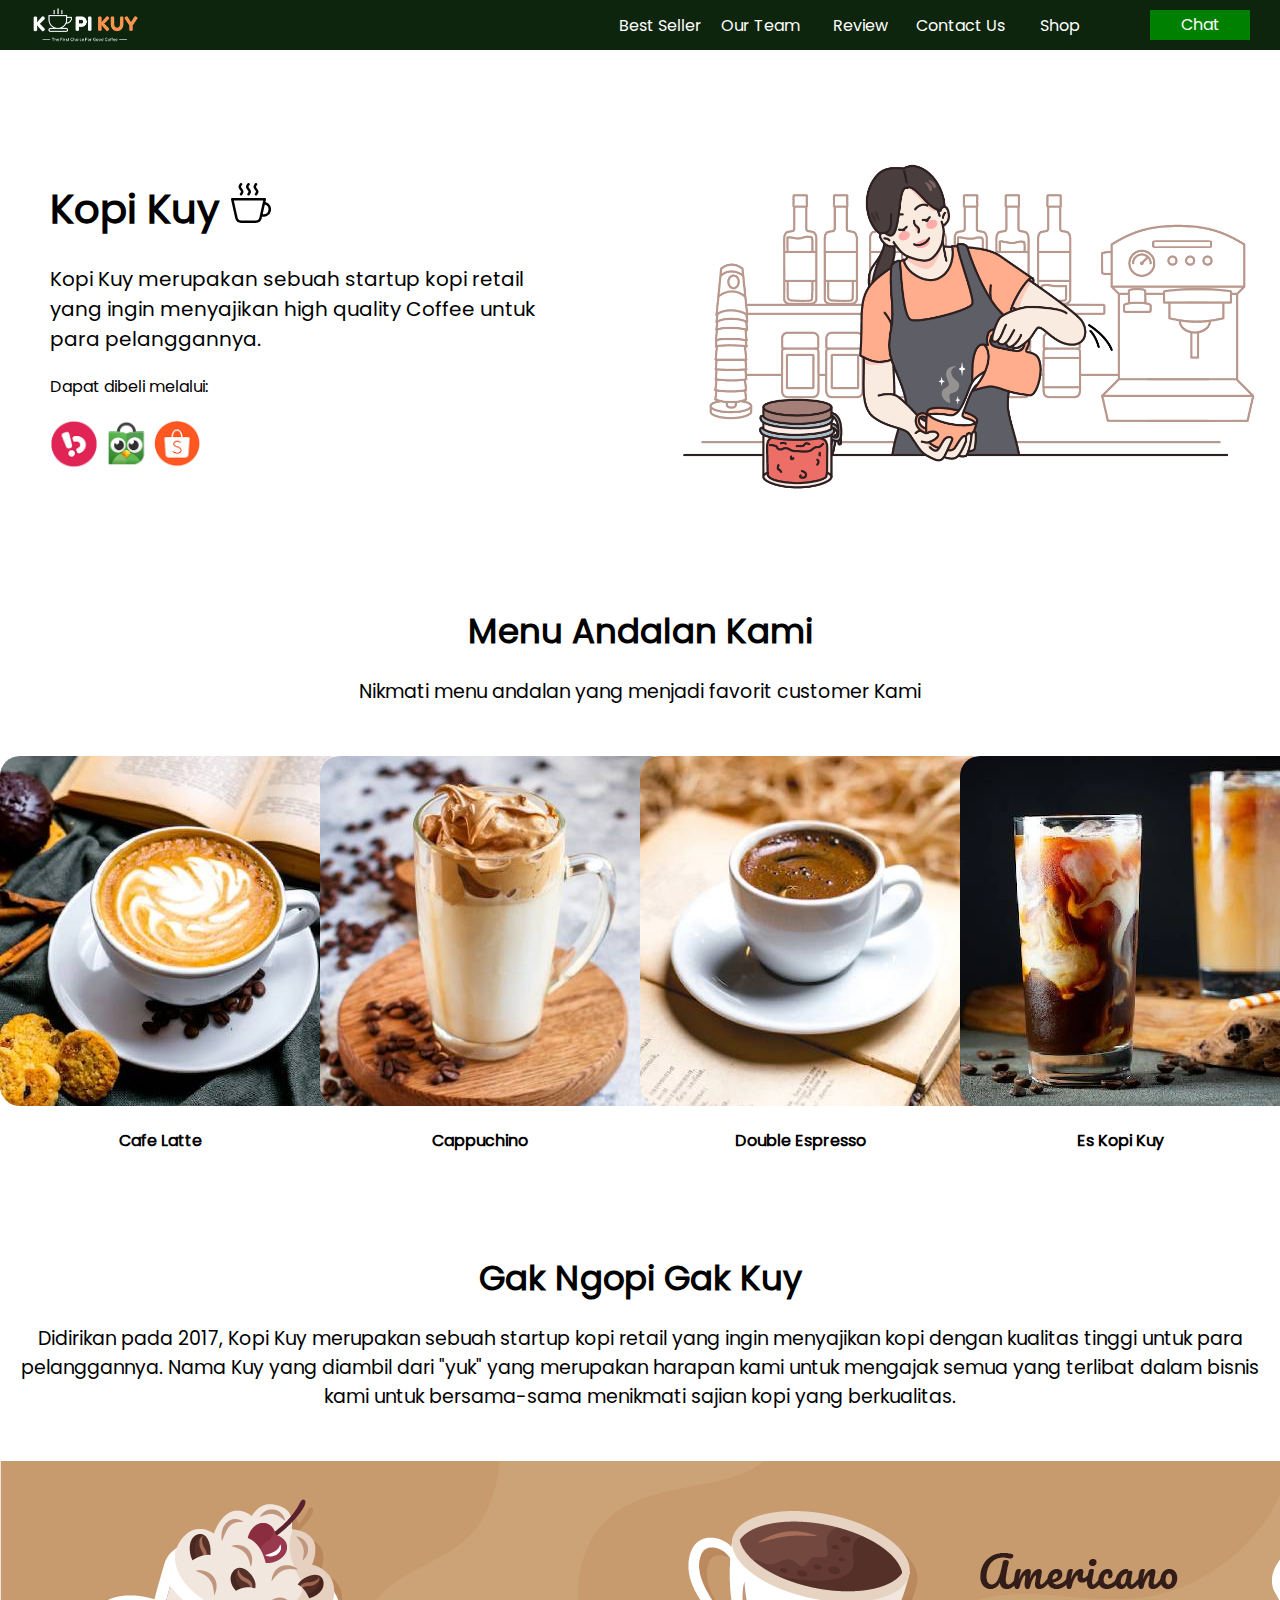
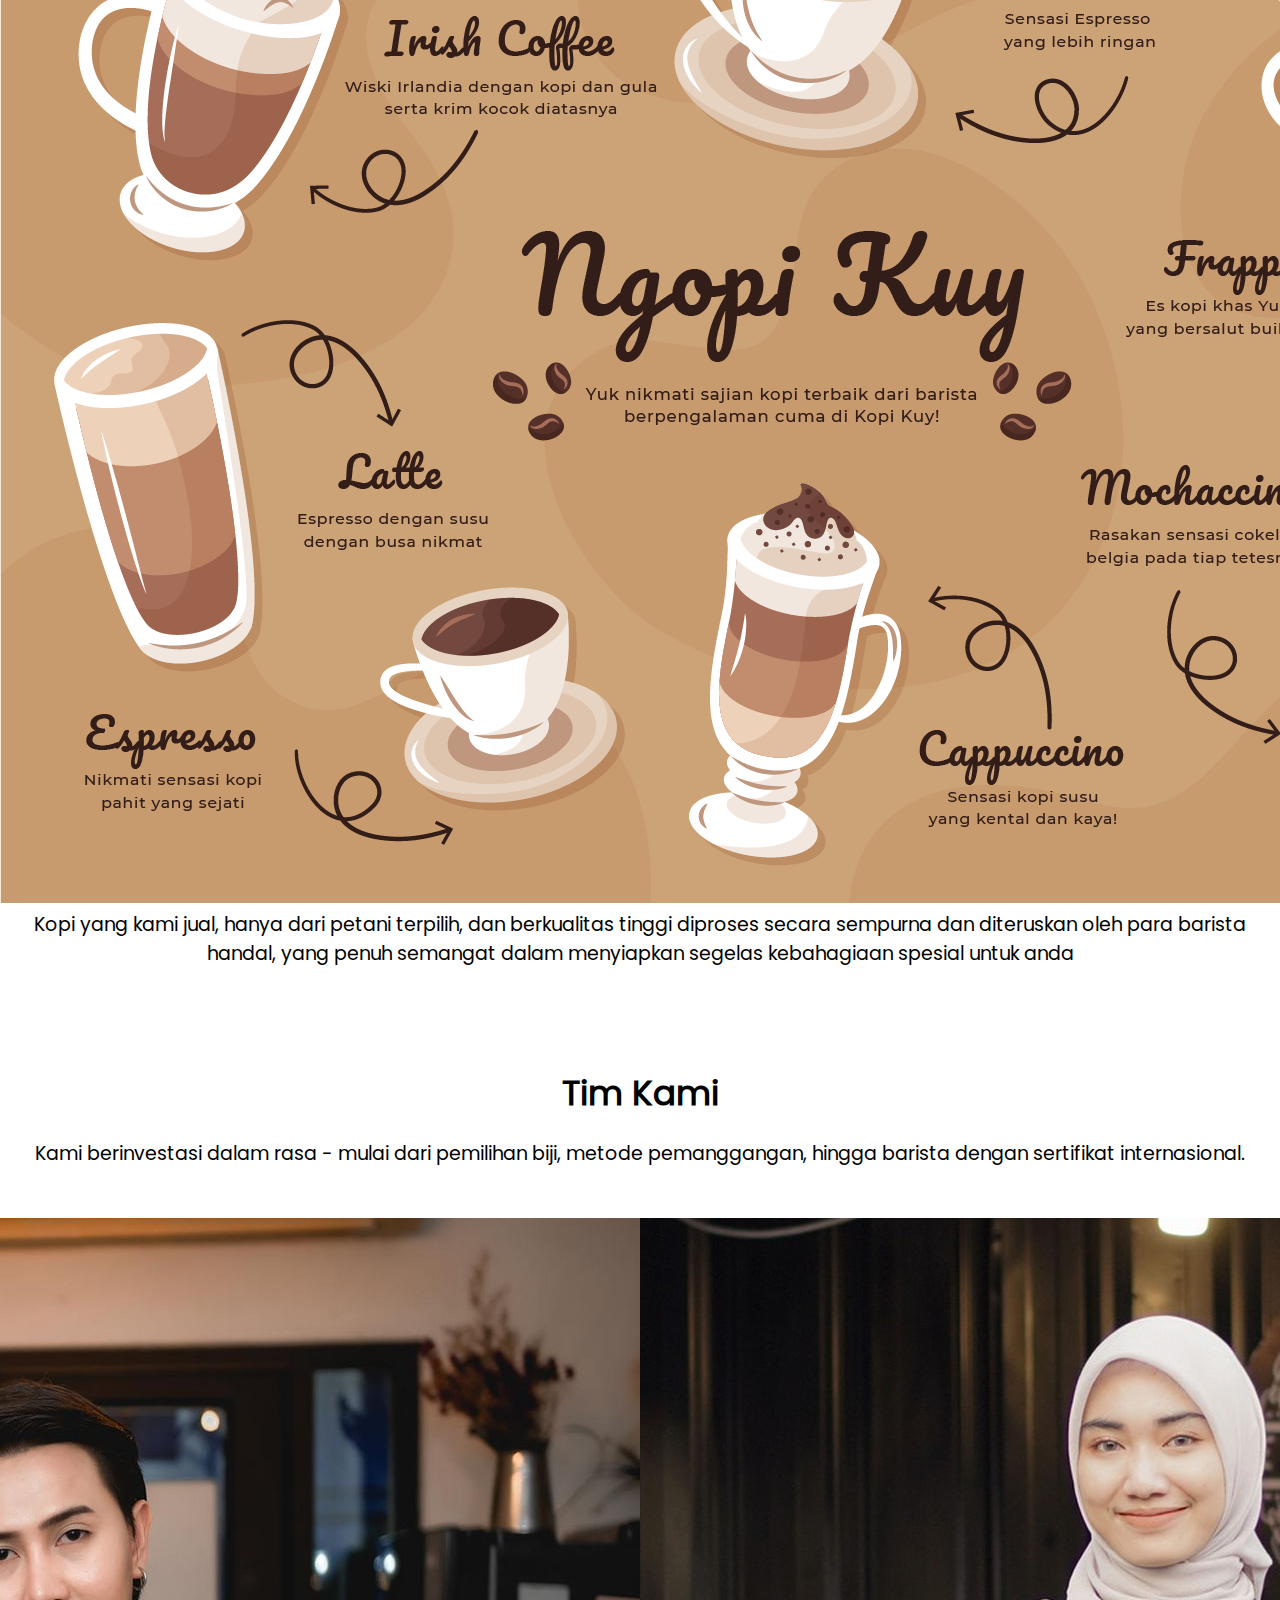
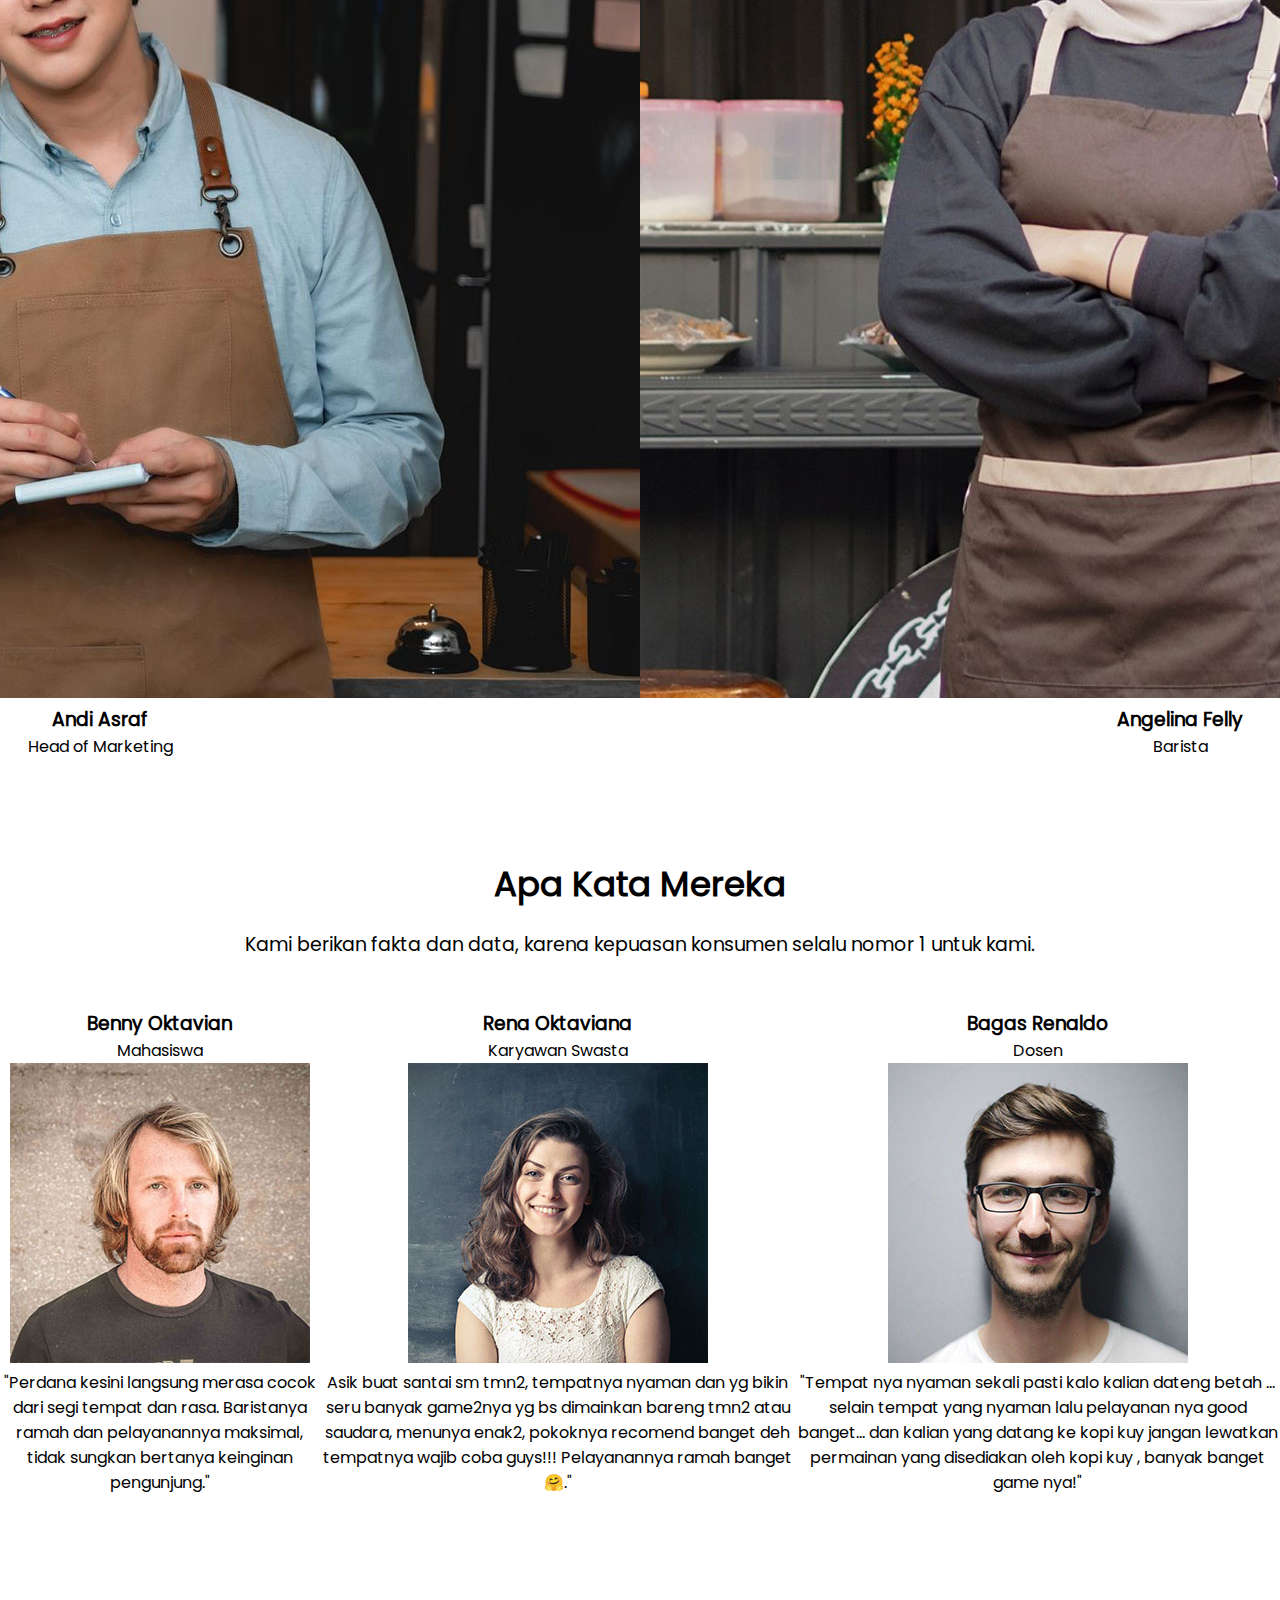
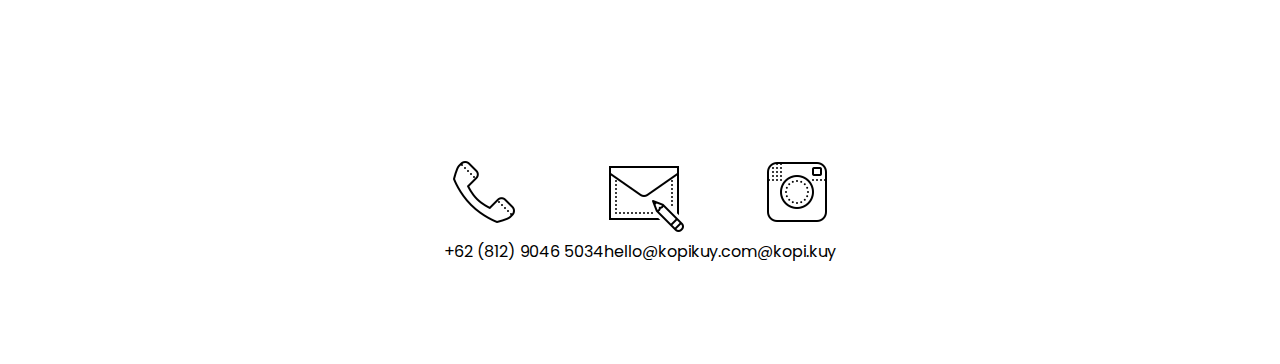
<file: index.html>
<!DOCTYPE html>
<html lang="en">

<head>
    <meta charset="UTF-8">
    <meta http-equiv="X-UA-Compatible" content="IE=edge">
    <meta name="viewport" content="width=device-width, initial-scale=1.0">
    <title>Website Kopi Kuy</title>
    <link rel="stylesheet" href="css/style.css">
</head>

<body>
    <nav>
        <div class="baris">
            <img src="images/logo/logo_kuy.png" alt="logo kopi kuy" class="logo">
            <ul class="navigasi">
                <li>
                    <a href="#best-seller">Best Seller</a>
                </li>
                <li>
                    <a href="#our-team">Our Team</a>
                </li>
                <li>
                    <a href="#review">Review</a>
                </li>
                <li>
                    <a href="#contact-us">Contact Us</a>
                </li>
                <li>
                    <a href="produk.html">Shop</a>
                </li>
            </ul>
            <a role="button" class="chat" href="https://wa.me/6281290465033">Chat</a>
        </div>
    </nav>

    <header>
        <div class="baris">
            <div class="kiri">
                <h1>Kopi Kuy <img src="images/icon/icon_kopi.svg" alt=""></h1>
                <p class="tagline">Kopi Kuy merupakan sebuah startup kopi retail yang ingin menyajikan high quality Coffee untuk para pelanggannya.

                </p>
                <div class="cta">
                    <p>Dapat dibeli melalui:</p>
                    <a href="#">
                        <img src="images/logo/logo_bukalapak.png" alt="">
                    </a>
                    <a href="#">
                        <img src="images/logo/logo_tokopedia.png" alt="">
                    </a>
                    <a href="#">
                        <img src="images/logo/logo_shopee.png" alt="">
                    </a>
                    
                </div>
            </div>
            <img src="images/header/banner1.png" alt="" class="kanan">
        </div>
    </header>
    
    <section id="best-seller" class="best-seller">
        <h2>Menu Andalan Kami</h2>
        <p class="sub">Nikmati menu andalan yang menjadi favorit customer Kami</p>
        <div class="baris">
            <div class="product">
                <img src="images/produk/product_latte.jpg" alt="">
                <p> Cafe Latte</p>
            </div>
            <div class="product">
                <img src="images/produk/product_capuchino.jpg" alt="">
                <p> Cappuchino</p>
            </div>
            <div class="product">
                <img src="images/produk/product_espresso.jpg" alt="">
                <p> Double Espresso</p>
            </div>
            <div class="product">
                <img src="images/produk/product_kopi_susu.jpg" alt="">
                <p> Es Kopi Kuy</p>
            </div>
        </div>
    </section>

    <section id="about-us" class="about-us">
        <h2>Gak Ngopi Gak Kuy</h2>
        <p class="sub">Didirikan pada 2017, Kopi Kuy merupakan sebuah startup kopi retail yang ingin menyajikan kopi dengan kualitas tinggi untuk para pelanggannya. Nama Kuy yang diambil dari "yuk" yang merupakan harapan kami untuk mengajak semua yang terlibat dalam bisnis kami untuk bersama-sama menikmati sajian kopi yang berkualitas.

        </p>
        <img src="images/aset_kopi_jumbo.png" class="img-fluid rounded-top" alt="">
        <p class="penjelasan">Kopi yang kami jual, hanya dari petani terpilih, dan berkualitas tinggi diproses secara sempurna dan diteruskan oleh para barista handal, yang penuh semangat dalam menyiapkan segelas kebahagiaan spesial untuk anda</p>
    </section>


    

    <section id="our-team" class="our-team">
        <h2>Tim Kami</h2>
        <p class="sub">Kami berinvestasi dalam rasa - mulai dari pemilihan biji, metode pemanggangan, hingga barista dengan sertifikat internasional.</p>
        <div class="baris">
            <div class="tim">
                <img src="images/team/team4.jpg" alt="">
                <h3>Riki Steven</h3>
                <p>Founder Kopi Kuy</p>
            </div>
            <div class="tim">
                <img src="images/team/team7.jpg" alt="">
                <h3>Andi Asraf</h3>
                <p>Head of Marketing</p>
            </div>
            <div class="tim">
                <img src="images/team/team5.jpg" alt="">
                <h3>Angelina Felly</h3>
                <p>Barista</p>
            </div>
            <div class="tim">
                <img src="images/team/team2.jpg" alt="">
                <h3>Sarah Chou</h3>
                <p>Barista</p>
            </div>
        </div>
    </section>

    <section id="review" class="review">
        <h2>Apa Kata Mereka</h2>
        <p class="sub">Kami berikan fakta dan data, karena kepuasan konsumen selalu nomor 1 untuk kami.</p>
        <div class="baris">
            <div class="terstimoni">
                <div class="profile">
                    <div class="titel">
                        <h3>Benny Oktavian</h3>
                        <p>Mahasiswa</p>
                    </div>
                    <img src="images/customer/customer2.jpg" alt="">
                </div>
                <p>"Perdana kesini langsung merasa cocok dari segi tempat dan rasa. Baristanya ramah dan pelayanannya maksimal, tidak sungkan bertanya keinginan pengunjung."</p>
            </div>
            <div class="terstimoni">
                <div class="profile">
                    <div class="titel">
                        <h3>Rena Oktaviana</h3>
                        <p>Karyawan Swasta</p>
                    </div>
                    <img src="images/customer/customer3.jpg" alt="">
                </div>
                <p>Asik buat santai sm tmn2, tempatnya nyaman dan yg bikin seru banyak game2nya yg bs dimainkan bareng tmn2 atau saudara, menunya enak2, pokoknya recomend banget deh tempatnya wajib coba guys!!! Pelayanannya ramah banget 🤗."</p>
            </div>
            <div class="terstimoni">
                <div class="profile">
                    <div class="titel">
                        <h3>Bagas Renaldo</h3>
                        <p>Dosen</p>
                    </div>
                    <img src="images/customer/customer1.jpg" alt="">
                </div>
                <p>"Tempat nya nyaman sekali pasti kalo kalian dateng betah ... selain tempat yang nyaman lalu pelayanan nya good banget... dan kalian yang datang ke kopi kuy jangan lewatkan permainan yang disediakan oleh kopi kuy , banyak banget game nya!"</p>
            </div>
        </div>
    </section>

    <section id="contact-us" class="contact-us">
        <iframe src="https://www.google.com/maps/place/Kopi+kuy" frameborder="0"></iframe>
        <div class="baris">
            <div class="kolom">
                <img src="images/icon/icon_phone.png" alt="">
                <p>+62 (812) 9046 5034</p>
            </div>
            <div class="kolom">
                <img src="images/icon/icon_mail.png" alt="">
                <p>hello@kopikuy.com</p>
            </div>
            <div class="kolom">
                <img src="images/icon/icon_instagram.png" alt="">
                <p>@kopi.kuy</p>
            </div>
        </div>
    </section>









    



</body>

</html>
</file>
<file: css/style.css>
/* Pengaturan Global */

@font-face {
   font-family: 'Poppins';
   src: url(../fonts/poppins.woff2);
}

* {
   box-sizing: border-box;
   margin: 0;
   padding: 0;
}

html {
   scroll-behavior: smooth;
}

body {
   font-family: 'Poppins';
}

.bg-kopi {
   background-color: rgb(13, 36, 13);
}


.baris {
   display: flex;
   align-items: center;
   justify-content: center;
}

h1 {
   font-size: 40px;
}

/*
section {
   padding-top: 80px;
   padding-bottom: 80px;
   margin-top: 40px;
   margin-bottom: 40px;
}

h2 {
   font-size: 35px;
   text-align: center;
   margin-bottom: 30px;
}

p.sub {
   font-size: 18px;
   width: 800px;
   max-width: 100%;
   text-align: center;
   margin: auto;
   margin-bottom: 40px;
}



img,
video {
   max-width: 100%;
}

*/


/* Navigasi */

nav {
   background-color: rgb(13, 36, 13);
   padding-left: 30px;
   padding-right: 30px;
}

nav .chat {
   width: 100px;
   height: 30px;
   text-decoration: none;
   background-color: green;
   color: white;
   text-align: center;
   line-height: 1.9rem;
}

nav .baris {
   align-items: center;
   height: 50px;
}

.logo {
   height: 40px;
}

nav button {
   width: 100px;
   height: 30px;
}

.navigasi {
   display: flex;
   list-style: none;
   margin-right: 40px;
   align-items: center;
   margin-left: auto;
   text-align: center;
}

.navigasi li {
   width: 100px;
}

.navigasi li a {
   color: #fff;
   text-decoration: none;
}

/* Header */

header {
   padding-left: 50px;
   padding-top: 80px;
   padding-bottom: 80px;
}

header .baris {
   display: flex;
   align-items: center;
}

header .kiri {
   width: 50%;
   padding-right: 100px;
}

header .kanan {
   width: 50%;
}

header .kiri h1 {
   margin-bottom: 25px;
}

header .kiri p.tagline {
   margin-bottom: 20px;
   font-size: 20px;
}

header .kiri .cta p {
   font-size: 16px;
   margin-bottom: 20px;
}

header .kiri .cta a {
   text-decoration: none;
}

header .kiri .cta img {
   height: 50px;
}

section {margin-bottom: 100px;

}
h2 {
   font-size: 34px;margin-bottom: 20px;
}
p.sub, p.tentang, p.penjelasan {
   font-size: 19px;margin-bottom: 50px;
}




/* Best Seller */
.best-seller{text-align: center;}
.best-seller .product p{
   font-weight: bold;
   margin-top: 15px;

}

.best-seller .product{
   width:25% ;
   
}
.best-seller .product img {
   border-radius: 20px;
   overflow: hidden;


}
  

/* About Us */
.about-us{text-align: center;}


/* Our Team */
.our-team{text-align: center;}


/* Review */
.review{text-align: center;}


/* Contact Us */


/* Footer */



/* Produk */



/* Media */
</file>
